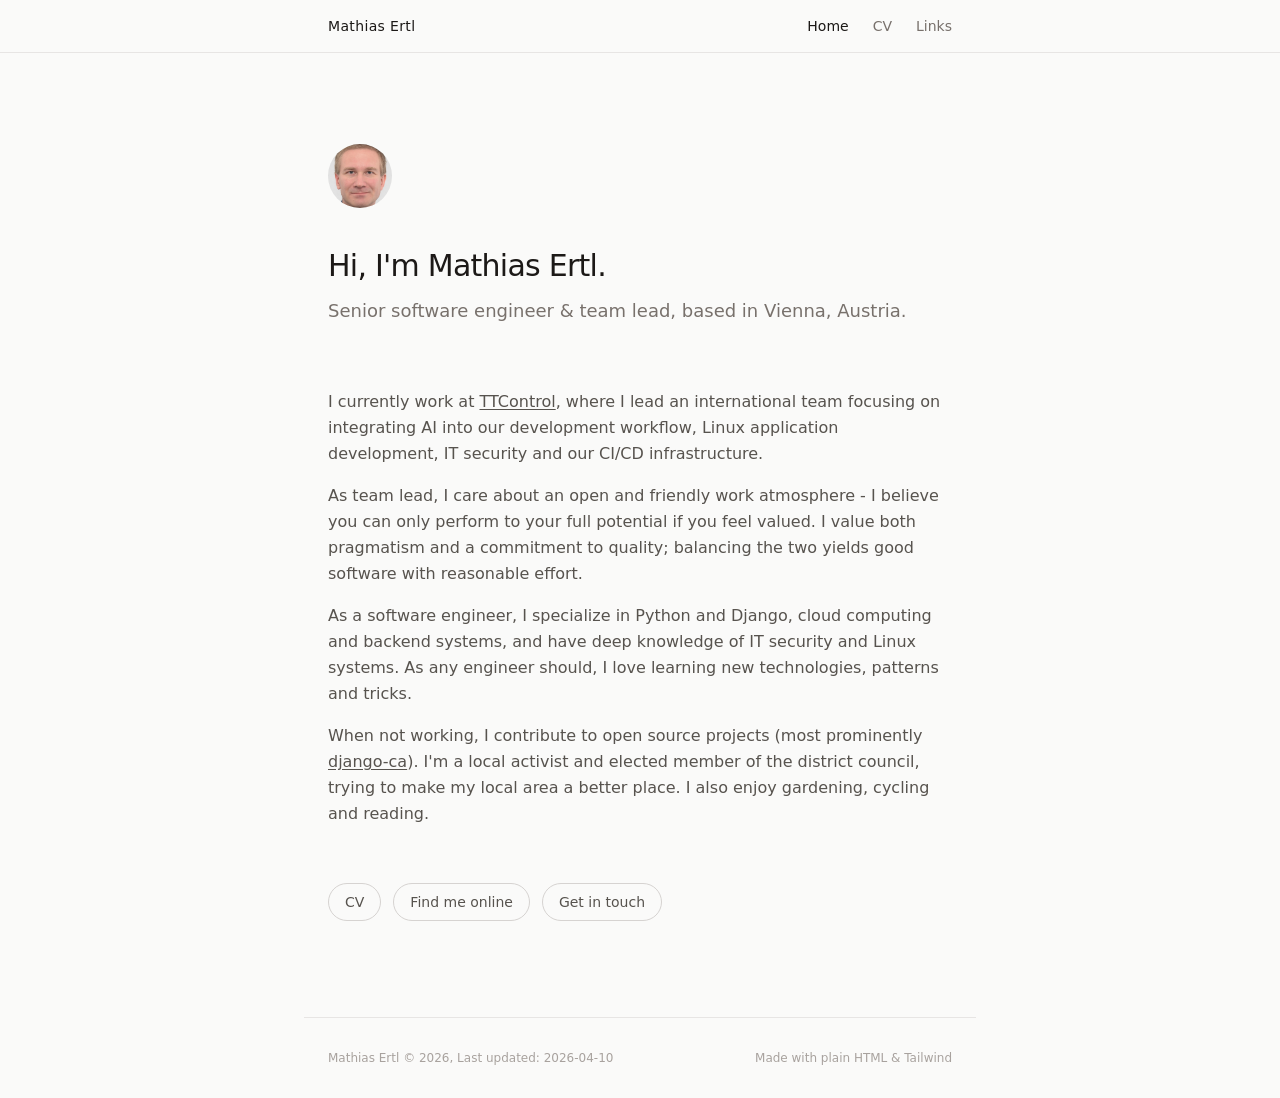
<file: index.html>
<!DOCTYPE html>
<html lang="en">
<head>
  <meta charset="UTF-8" />
  <meta name="viewport" content="width=device-width, initial-scale=1.0" />
  <title>Mathias Ertl</title>
  <link href="assets/inter.css" rel="stylesheet" />
  <script>
    tailwind.config = {
      theme: {
        extend: {
          fontFamily: {
            sans: ['Inter', 'ui-sans-serif', 'system-ui'],
          }
        }
      }
    }
  </script>
  <script src="assets/tailwind.js"></script>
</head>
<body class="bg-stone-50 text-stone-800 min-h-screen font-sans antialiased">

  <!-- Navigation -->
  <nav class="fixed top-0 w-full bg-stone-50/90 backdrop-blur-sm border-b border-stone-200 z-10">
    <div class="max-w-2xl mx-auto px-6 py-4 flex justify-between items-center">
      <a href="index.html" class="text-sm font-medium tracking-wide text-stone-900 hover:text-stone-600 transition-colors">
        Mathias Ertl
      </a>
      <div class="flex gap-6 text-sm text-stone-500">
        
        
          <a href="index.html"
             class="hover:text-stone-900 transition-colors font-medium text-stone-900">
            Home
          </a>
        
          <a href="cv.html"
             class="hover:text-stone-900 transition-colors">
            CV
          </a>
        
          <a href="links.html"
             class="hover:text-stone-900 transition-colors">
            Links
          </a>
        
      </div>
    </div>
  </nav>

  
<main class="max-w-2xl mx-auto px-6 pt-36 pb-24">

  <div class="mb-16">
    <!-- Avatar: replace the placeholder div with an <img> tag when you have a photo -->
    <div class="w-16 h-16 rounded-full mb-10 overflow-hidden">
      <img src="static/avatar.jpg" class="w-full h-full object-cover" alt="Mathias Ertl" />
    </div>

    <h1 class="text-3xl font-light text-stone-900 mb-3 tracking-tight">
      Hi, I'm <span class="font-medium">Mathias Ertl</span>.
    </h1>
    <p class="text-lg text-stone-500 font-light leading-relaxed">
      Senior software engineer &amp; team lead, based in Vienna, Austria.
    </p>
  </div>

  <!-- Intro paragraphs — edit freely -->
  <section class="mb-14 space-y-4 text-stone-600 leading-relaxed font-light">
    <p>
      I currently work at <a href="https://www.ttcontrol.com/" class="underline underline-offset-2 hover:text-stone-900 transition-colors">TTControl</a>,
      where I lead an international team focusing on integrating AI into our
      development workflow, Linux application development, IT security and
      our CI/CD infrastructure.
    </p>
    <p>
      As team lead, I care about an open and friendly work atmosphere - I believe
      you can only perform to your full potential if you feel valued.  I value
      both pragmatism and a commitment to quality; balancing the two yields
      good software with reasonable effort.
    </p>
    <p>
      As a software engineer, I specialize in Python and Django, cloud
      computing and backend systems, and have deep knowledge of IT security and
      Linux systems. As any engineer should, I love learning new technologies,
      patterns and tricks.
    </p>
    <p>
      When not working, I contribute to open source projects (most prominently
      <a href="https://github.com/mathiasertl/django-ca/" class="underline
      underline-offset-2 hover:text-stone-900
      transition-colors">django-ca</a>).  I'm a local activist and elected
      member of the district council, trying
      to make my local area a better place. I also enjoy gardening, cycling
      and reading.
    </p>
  </section>

  <!-- Quick-link pills -->
  <section class="flex flex-wrap gap-3">
    <a href="cv.html"
       class="px-4 py-2 text-sm border border-stone-300 rounded-full text-stone-600 hover:border-stone-600 hover:text-stone-900 transition-colors">
      CV
    </a>
    <a href="links.html"
       class="px-4 py-2 text-sm border border-stone-300 rounded-full text-stone-600 hover:border-stone-600 hover:text-stone-900 transition-colors">
      Find me online
    </a>
    <a href="mailto:mati@er.tl"
       class="px-4 py-2 text-sm border border-stone-300 rounded-full text-stone-600 hover:border-stone-600 hover:text-stone-900 transition-colors">
      Get in touch
    </a>
  </section>

</main>


  <!-- Footer -->
  <footer class="max-w-2xl mx-auto px-6 py-8 border-t border-stone-200 text-xs text-stone-400 flex justify-between">
    <span>Mathias Ertl &copy; 2026, Last updated: 2026-04-10</span>
    <span>Made with plain HTML &amp; Tailwind</span>
  </footer>

</body>
</html>
</file>
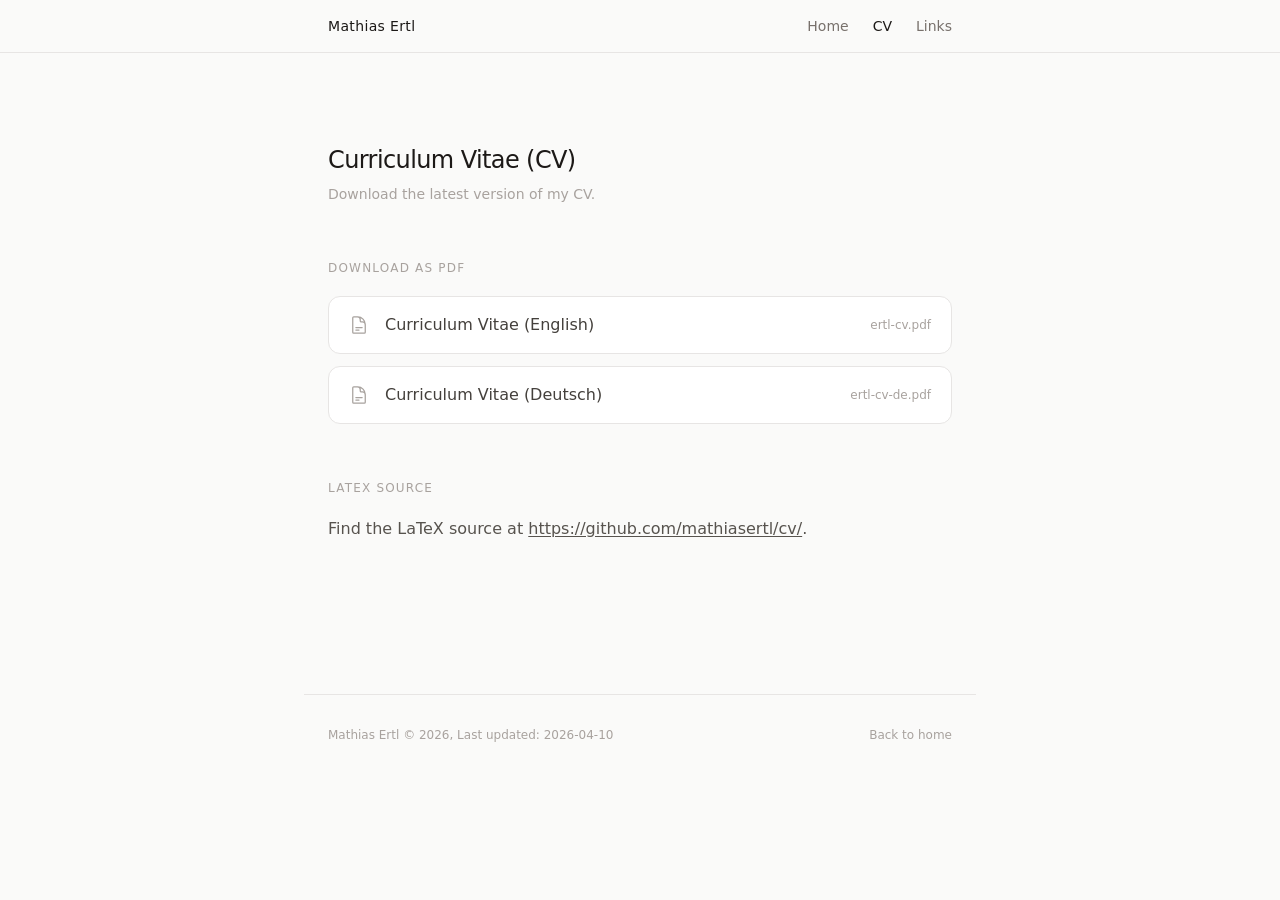
<file: cv.html>
<!DOCTYPE html>
<html lang="en">
<head>
  <meta charset="UTF-8" />
  <meta name="viewport" content="width=device-width, initial-scale=1.0" />
  <title>Curriculum Vitae — Mathias Ertl</title>
  <link href="assets/inter.css" rel="stylesheet" />
  <script>
    tailwind.config = {
      theme: {
        extend: {
          fontFamily: {
            sans: ['Inter', 'ui-sans-serif', 'system-ui'],
          }
        }
      }
    }
  </script>
  <script src="assets/tailwind.js"></script>
</head>
<body class="bg-stone-50 text-stone-800 min-h-screen font-sans antialiased">

  <!-- Navigation -->
  <nav class="fixed top-0 w-full bg-stone-50/90 backdrop-blur-sm border-b border-stone-200 z-10">
    <div class="max-w-2xl mx-auto px-6 py-4 flex justify-between items-center">
      <a href="index.html" class="text-sm font-medium tracking-wide text-stone-900 hover:text-stone-600 transition-colors">
        Mathias Ertl
      </a>
      <div class="flex gap-6 text-sm text-stone-500">
        
        
          <a href="index.html"
             class="hover:text-stone-900 transition-colors">
            Home
          </a>
        
          <a href="cv.html"
             class="hover:text-stone-900 transition-colors font-medium text-stone-900">
            CV
          </a>
        
          <a href="links.html"
             class="hover:text-stone-900 transition-colors">
            Links
          </a>
        
      </div>
    </div>
  </nav>

  
<main class="max-w-2xl mx-auto px-6 pt-36 pb-24">

  <h1 class="text-2xl font-light text-stone-900 mb-2 tracking-tight">Curriculum Vitae (CV)</h1>
  <p class="text-stone-400 text-sm mb-14 font-light">Download the latest version of my CV.</p>

  <!-- PDF download -->
  <section class="mb-14">
    <h2 class="text-xs font-medium uppercase tracking-widest text-stone-400 mb-5">Download as PDF</h2>
    <ul class="space-y-3">
      
      <li>
        <a href="/static/ertl-cv.pdf" target="_blank" rel="noopener"
           class="flex items-center justify-between px-5 py-4 bg-white border border-stone-200 rounded-xl hover:border-stone-400 hover:shadow-sm transition-all group">
          <div class="flex items-center gap-4">
            
  
    <svg class="w-5 h-5 text-stone-400 group-hover:text-stone-700 transition-colors" fill="none" stroke="currentColor" stroke-width="1.5" viewBox="0 0 24 24">
      <path stroke-linecap="round" stroke-linejoin="round" d="M19.5 14.25v-2.625a3.375 3.375 0 0 0-3.375-3.375h-1.5A1.125 1.125 0 0 1 13.5 7.125v-1.5a3.375 3.375 0 0 0-3.375-3.375H8.25m0 12.75h7.5m-7.5 3H12M10.5 2.25H5.625c-.621 0-1.125.504-1.125 1.125v17.25c0 .621.504 1.125 1.125 1.125h12.75c.621 0 1.125-.504 1.125-1.125V11.25a9 9 0 0 0-9-9Z"/>
    </svg>
  

            <span class="text-stone-700 font-light group-hover:text-stone-900 transition-colors">Curriculum Vitae (English)</span>
          </div>
          <span class="text-xs text-stone-400 group-hover:text-stone-600 transition-colors">ertl-cv.pdf</span>
        </a>
      </li>
      
      <li>
        <a href="/static/ertl-cv-de.pdf" target="_blank" rel="noopener"
           class="flex items-center justify-between px-5 py-4 bg-white border border-stone-200 rounded-xl hover:border-stone-400 hover:shadow-sm transition-all group">
          <div class="flex items-center gap-4">
            
  
    <svg class="w-5 h-5 text-stone-400 group-hover:text-stone-700 transition-colors" fill="none" stroke="currentColor" stroke-width="1.5" viewBox="0 0 24 24">
      <path stroke-linecap="round" stroke-linejoin="round" d="M19.5 14.25v-2.625a3.375 3.375 0 0 0-3.375-3.375h-1.5A1.125 1.125 0 0 1 13.5 7.125v-1.5a3.375 3.375 0 0 0-3.375-3.375H8.25m0 12.75h7.5m-7.5 3H12M10.5 2.25H5.625c-.621 0-1.125.504-1.125 1.125v17.25c0 .621.504 1.125 1.125 1.125h12.75c.621 0 1.125-.504 1.125-1.125V11.25a9 9 0 0 0-9-9Z"/>
    </svg>
  

            <span class="text-stone-700 font-light group-hover:text-stone-900 transition-colors">Curriculum Vitae (Deutsch)</span>
          </div>
          <span class="text-xs text-stone-400 group-hover:text-stone-600 transition-colors">ertl-cv-de.pdf</span>
        </a>
      </li>
      
    </ul>
  </section>

  <!-- source -->
  <section class="mb-14">
    <h2 class="text-xs font-medium uppercase tracking-widest text-stone-400 mb-5">LaTeX source</h2>
    <div class="space-y-4 text-stone-600 leading-relaxed font-light">
      <p>
         Find the LaTeX source at
         <a href="https://github.com/mathiasertl/cv/"  class="underline underline-offset-2 hover:text-stone-900 transition-colors">https://github.com/mathiasertl/cv/</a>.
      </p>
    </div>
  </section>

</main>


  <!-- Footer -->
  <footer class="max-w-2xl mx-auto px-6 py-8 border-t border-stone-200 text-xs text-stone-400 flex justify-between">
    <span>Mathias Ertl &copy; 2026, Last updated: 2026-04-10</span>
    
  <a href="index.html" class="hover:text-stone-600 transition-colors">Back to home</a>

  </footer>

</body>
</html>
</file>
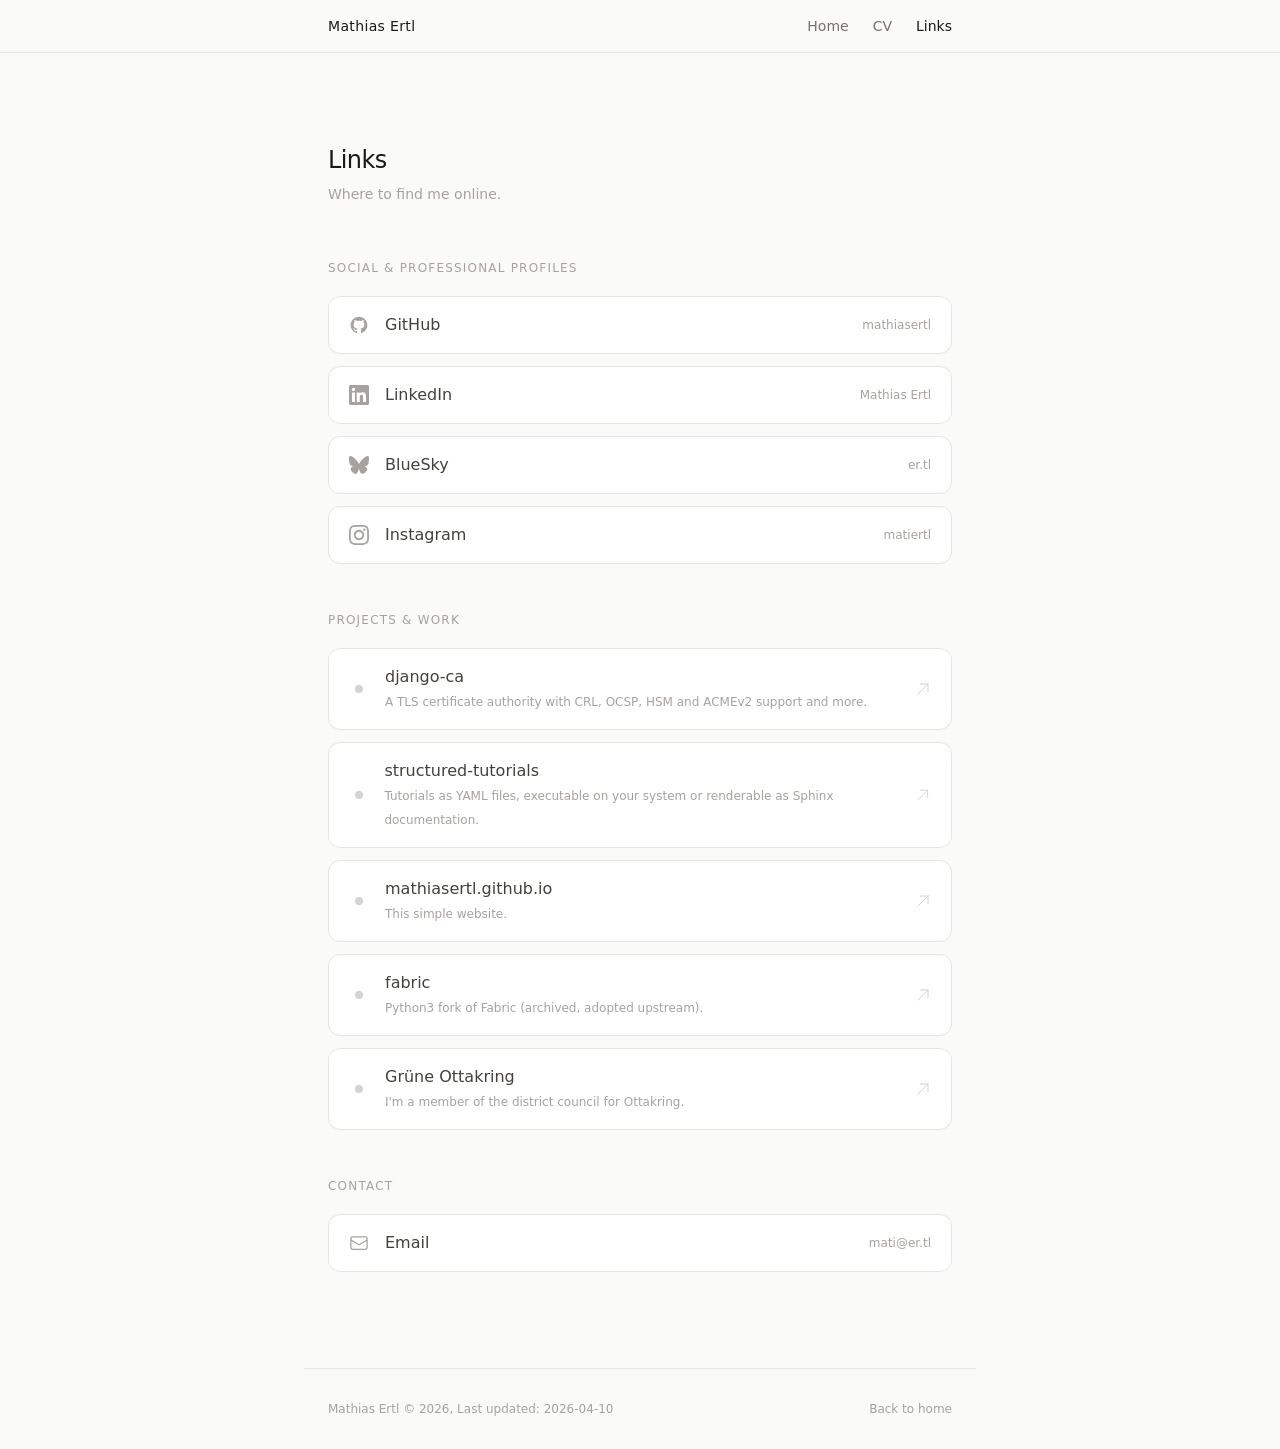
<file: links.html>
<!DOCTYPE html>
<html lang="en">
<head>
  <meta charset="UTF-8" />
  <meta name="viewport" content="width=device-width, initial-scale=1.0" />
  <title>Links — Mathias Ertl</title>
  <link href="assets/inter.css" rel="stylesheet" />
  <script>
    tailwind.config = {
      theme: {
        extend: {
          fontFamily: {
            sans: ['Inter', 'ui-sans-serif', 'system-ui'],
          }
        }
      }
    }
  </script>
  <script src="assets/tailwind.js"></script>
</head>
<body class="bg-stone-50 text-stone-800 min-h-screen font-sans antialiased">

  <!-- Navigation -->
  <nav class="fixed top-0 w-full bg-stone-50/90 backdrop-blur-sm border-b border-stone-200 z-10">
    <div class="max-w-2xl mx-auto px-6 py-4 flex justify-between items-center">
      <a href="index.html" class="text-sm font-medium tracking-wide text-stone-900 hover:text-stone-600 transition-colors">
        Mathias Ertl
      </a>
      <div class="flex gap-6 text-sm text-stone-500">
        
        
          <a href="index.html"
             class="hover:text-stone-900 transition-colors">
            Home
          </a>
        
          <a href="cv.html"
             class="hover:text-stone-900 transition-colors">
            CV
          </a>
        
          <a href="links.html"
             class="hover:text-stone-900 transition-colors font-medium text-stone-900">
            Links
          </a>
        
      </div>
    </div>
  </nav>

  
<main class="max-w-2xl mx-auto px-6 pt-36 pb-24">

  <h1 class="text-2xl font-light text-stone-900 mb-2 tracking-tight">Links</h1>
  <p class="text-stone-400 text-sm mb-14 font-light">Where to find me online.</p>

  <!-- Social & Professional -->
  <section class="mb-12">
    <h2 class="text-xs font-medium uppercase tracking-widest text-stone-400 mb-5">Social &amp; Professional Profiles</h2>
    <ul class="space-y-3">
      
      <li>
        <a href="https://github.com/mathiasertl" target="_blank" rel="noopener"
           class="flex items-center justify-between px-5 py-4 bg-white border border-stone-200 rounded-xl hover:border-stone-400 hover:shadow-sm transition-all group">
          <div class="flex items-center gap-4">
            
  
    <svg class="w-5 h-5 text-stone-400 group-hover:text-stone-700 transition-colors" fill="currentColor" viewBox="0 0 24 24">
      <path d="M12 2C6.477 2 2 6.477 2 12c0 4.418 2.865 8.166 6.839 9.489.5.092.682-.217.682-.482 0-.237-.009-.868-.014-1.703-2.782.604-3.369-1.342-3.369-1.342-.454-1.154-1.11-1.462-1.11-1.462-.908-.62.069-.608.069-.608 1.003.07 1.531 1.03 1.531 1.03.892 1.529 2.341 1.087 2.91.832.092-.647.35-1.088.636-1.338-2.22-.253-4.555-1.11-4.555-4.943 0-1.091.39-1.984 1.029-2.683-.103-.253-.446-1.27.098-2.647 0 0 .84-.269 2.75 1.025A9.578 9.578 0 0 1 12 6.836a9.59 9.59 0 0 1 2.504.337c1.909-1.294 2.747-1.025 2.747-1.025.546 1.377.202 2.394.1 2.647.64.699 1.028 1.592 1.028 2.683 0 3.842-2.339 4.687-4.566 4.935.359.309.678.919.678 1.852 0 1.336-.012 2.415-.012 2.743 0 .267.18.579.688.481C19.138 20.163 22 16.418 22 12c0-5.523-4.477-10-10-10z"/>
    </svg>
  

            <span class="text-stone-700 font-light group-hover:text-stone-900 transition-colors">GitHub</span>
          </div>
          <span class="text-xs text-stone-400 group-hover:text-stone-600 transition-colors">mathiasertl</span>
        </a>
      </li>
      
      <li>
        <a href="https://www.linkedin.com/in/mathias-ertl-a76a9145/" target="_blank" rel="noopener"
           class="flex items-center justify-between px-5 py-4 bg-white border border-stone-200 rounded-xl hover:border-stone-400 hover:shadow-sm transition-all group">
          <div class="flex items-center gap-4">
            
  
    <svg class="w-5 h-5 text-stone-400 group-hover:text-stone-700 transition-colors" fill="currentColor" viewBox="0 0 24 24">
      <path d="M20.447 20.452h-3.554v-5.569c0-1.328-.027-3.037-1.852-3.037-1.853 0-2.136 1.445-2.136 2.939v5.667H9.351V9h3.414v1.561h.046c.477-.9 1.637-1.85 3.37-1.85 3.601 0 4.267 2.37 4.267 5.455v6.286zM5.337 7.433a2.062 2.062 0 0 1-2.063-2.065 2.064 2.064 0 1 1 2.063 2.065zm1.782 13.019H3.555V9h3.564v11.452zM22.225 0H1.771C.792 0 0 .774 0 1.729v20.542C0 23.227.792 24 1.771 24h20.451C23.2 24 24 23.227 24 22.271V1.729C24 .774 23.2 0 22.222 0h.003z"/>
    </svg>
  

            <span class="text-stone-700 font-light group-hover:text-stone-900 transition-colors">LinkedIn</span>
          </div>
          <span class="text-xs text-stone-400 group-hover:text-stone-600 transition-colors">Mathias Ertl</span>
        </a>
      </li>
      
      <li>
        <a href="https://bsky.app/profile/er.tl" target="_blank" rel="noopener"
           class="flex items-center justify-between px-5 py-4 bg-white border border-stone-200 rounded-xl hover:border-stone-400 hover:shadow-sm transition-all group">
          <div class="flex items-center gap-4">
            
  
    <svg class="w-5 h-5 text-stone-400 group-hover:text-stone-700 transition-colors" fill="currentColor" viewBox="0 0 24 24">
      <path d="M12 10.8c-1.087-2.114-4.046-6.053-6.798-7.995C2.566.944 1.561 1.266.902 1.565.139 1.908 0 3.08 0 3.768c0 .69.378 5.65.624 6.479.815 2.736 3.713 3.66 6.383 3.364.136-.02.275-.039.415-.056-.138.022-.276.04-.415.056-3.912.58-7.387 2.005-2.83 7.078 5.013 5.19 6.87-1.113 7.823-4.308.953 3.195 2.05 9.271 7.733 4.308 4.267-4.308 1.172-6.498-2.74-7.078a8.741 8.741 0 0 1-.415-.056c.14.017.279.036.415.056 2.67.297 5.568-.628 6.383-3.364.246-.828.624-5.79.624-6.478 0-.69-.139-1.861-.902-2.206-.659-.298-1.664-.62-4.3 1.24C16.046 4.748 13.087 8.687 12 10.8Z"/>
    </svg>
  

            <span class="text-stone-700 font-light group-hover:text-stone-900 transition-colors">BlueSky</span>
          </div>
          <span class="text-xs text-stone-400 group-hover:text-stone-600 transition-colors">er.tl</span>
        </a>
      </li>
      
      <li>
        <a href="https://www.instagram.com/matiertl/" target="_blank" rel="noopener"
           class="flex items-center justify-between px-5 py-4 bg-white border border-stone-200 rounded-xl hover:border-stone-400 hover:shadow-sm transition-all group">
          <div class="flex items-center gap-4">
            
  
    <svg class="w-5 h-5 text-stone-400 group-hover:text-stone-700 transition-colors" fill="currentColor" viewBox="0 0 24 24">
      <path d="M12 2.163c3.204 0 3.584.012 4.85.07 3.252.148 4.771 1.691 4.919 4.919.058 1.265.069 1.645.069 4.849 0 3.205-.012 3.584-.069 4.849-.149 3.225-1.664 4.771-4.919 4.919-1.266.058-1.644.07-4.85.07-3.204 0-3.584-.012-4.849-.07-3.26-.149-4.771-1.699-4.919-4.92-.058-1.265-.07-1.644-.07-4.849 0-3.204.013-3.583.07-4.849.149-3.227 1.664-4.771 4.919-4.919 1.266-.057 1.645-.069 4.849-.069zm0-2.163c-3.259 0-3.667.014-4.947.072-4.358.2-6.78 2.618-6.98 6.98-.059 1.281-.073 1.689-.073 4.948 0 3.259.014 3.668.072 4.948.2 4.358 2.618 6.78 6.98 6.98 1.281.058 1.689.072 4.948.072 3.259 0 3.668-.014 4.948-.072 4.354-.2 6.782-2.618 6.979-6.98.059-1.28.073-1.689.073-4.948 0-3.259-.014-3.667-.072-4.947-.196-4.354-2.617-6.78-6.979-6.98-1.281-.059-1.69-.073-4.949-.073zm0 5.838c-3.403 0-6.162 2.759-6.162 6.162s2.759 6.163 6.162 6.163 6.162-2.759 6.162-6.163c0-3.403-2.759-6.162-6.162-6.162zm0 10.162c-2.209 0-4-1.79-4-4 0-2.209 1.791-4 4-4s4 1.791 4 4c0 2.21-1.791 4-4 4zm6.406-11.845c-.796 0-1.441.645-1.441 1.44s.645 1.44 1.441 1.44c.795 0 1.439-.645 1.439-1.44s-.644-1.44-1.439-1.44z"/>
    </svg>
  

            <span class="text-stone-700 font-light group-hover:text-stone-900 transition-colors">Instagram</span>
          </div>
          <span class="text-xs text-stone-400 group-hover:text-stone-600 transition-colors">matiertl</span>
        </a>
      </li>
      
    </ul>
  </section>

  <!-- Projects -->
  
  <section class="mb-12">
    <h2 class="text-xs font-medium uppercase tracking-widest text-stone-400 mb-5">Projects &amp; Work</h2>
    <ul class="space-y-3">
      
      <li>
        <a href="https://github.com/mathiasertl/django-ca/" target="_blank" rel="noopener"
           class="flex items-center justify-between px-5 py-4 bg-white border border-stone-200 rounded-xl hover:border-stone-400 hover:shadow-sm transition-all group">
          <div class="flex items-center gap-4">
            <div class="w-5 h-5 flex items-center justify-center">
              <span class="block w-2 h-2 rounded-full bg-stone-300 group-hover:bg-stone-600 transition-colors"></span>
            </div>
            <div>
              <span class="text-stone-700 font-light group-hover:text-stone-900 transition-colors block">django-ca</span>
              <span class="text-xs text-stone-400">A TLS certificate authority with CRL, OCSP, HSM and ACMEv2 support and more.</span>
            </div>
          </div>
          <svg class="w-4 h-4 text-stone-300 group-hover:text-stone-500 transition-colors" fill="none" stroke="currentColor" stroke-width="1.5" viewBox="0 0 24 24">
            <path stroke-linecap="round" stroke-linejoin="round" d="M4.5 19.5l15-15m0 0H8.25m11.25 0v11.25"/>
          </svg>
        </a>
      </li>
      
      <li>
        <a href="https://github.com/mathiasertl/structured-tutorials/" target="_blank" rel="noopener"
           class="flex items-center justify-between px-5 py-4 bg-white border border-stone-200 rounded-xl hover:border-stone-400 hover:shadow-sm transition-all group">
          <div class="flex items-center gap-4">
            <div class="w-5 h-5 flex items-center justify-center">
              <span class="block w-2 h-2 rounded-full bg-stone-300 group-hover:bg-stone-600 transition-colors"></span>
            </div>
            <div>
              <span class="text-stone-700 font-light group-hover:text-stone-900 transition-colors block">structured-tutorials</span>
              <span class="text-xs text-stone-400">Tutorials as YAML files, executable on your system or renderable as Sphinx documentation.</span>
            </div>
          </div>
          <svg class="w-4 h-4 text-stone-300 group-hover:text-stone-500 transition-colors" fill="none" stroke="currentColor" stroke-width="1.5" viewBox="0 0 24 24">
            <path stroke-linecap="round" stroke-linejoin="round" d="M4.5 19.5l15-15m0 0H8.25m11.25 0v11.25"/>
          </svg>
        </a>
      </li>
      
      <li>
        <a href="https://github.com/mathiasertl/mathiasertl.github.io/" target="_blank" rel="noopener"
           class="flex items-center justify-between px-5 py-4 bg-white border border-stone-200 rounded-xl hover:border-stone-400 hover:shadow-sm transition-all group">
          <div class="flex items-center gap-4">
            <div class="w-5 h-5 flex items-center justify-center">
              <span class="block w-2 h-2 rounded-full bg-stone-300 group-hover:bg-stone-600 transition-colors"></span>
            </div>
            <div>
              <span class="text-stone-700 font-light group-hover:text-stone-900 transition-colors block">mathiasertl.github.io</span>
              <span class="text-xs text-stone-400">This simple website.</span>
            </div>
          </div>
          <svg class="w-4 h-4 text-stone-300 group-hover:text-stone-500 transition-colors" fill="none" stroke="currentColor" stroke-width="1.5" viewBox="0 0 24 24">
            <path stroke-linecap="round" stroke-linejoin="round" d="M4.5 19.5l15-15m0 0H8.25m11.25 0v11.25"/>
          </svg>
        </a>
      </li>
      
      <li>
        <a href="https://github.com/mathiasertl/fabric/" target="_blank" rel="noopener"
           class="flex items-center justify-between px-5 py-4 bg-white border border-stone-200 rounded-xl hover:border-stone-400 hover:shadow-sm transition-all group">
          <div class="flex items-center gap-4">
            <div class="w-5 h-5 flex items-center justify-center">
              <span class="block w-2 h-2 rounded-full bg-stone-300 group-hover:bg-stone-600 transition-colors"></span>
            </div>
            <div>
              <span class="text-stone-700 font-light group-hover:text-stone-900 transition-colors block">fabric</span>
              <span class="text-xs text-stone-400">Python3 fork of Fabric (archived, adopted upstream).</span>
            </div>
          </div>
          <svg class="w-4 h-4 text-stone-300 group-hover:text-stone-500 transition-colors" fill="none" stroke="currentColor" stroke-width="1.5" viewBox="0 0 24 24">
            <path stroke-linecap="round" stroke-linejoin="round" d="M4.5 19.5l15-15m0 0H8.25m11.25 0v11.25"/>
          </svg>
        </a>
      </li>
      
      <li>
        <a href="https://ottakring.gruene.at/" target="_blank" rel="noopener"
           class="flex items-center justify-between px-5 py-4 bg-white border border-stone-200 rounded-xl hover:border-stone-400 hover:shadow-sm transition-all group">
          <div class="flex items-center gap-4">
            <div class="w-5 h-5 flex items-center justify-center">
              <span class="block w-2 h-2 rounded-full bg-stone-300 group-hover:bg-stone-600 transition-colors"></span>
            </div>
            <div>
              <span class="text-stone-700 font-light group-hover:text-stone-900 transition-colors block">Grüne Ottakring</span>
              <span class="text-xs text-stone-400">I'm a member of the district council for Ottakring.</span>
            </div>
          </div>
          <svg class="w-4 h-4 text-stone-300 group-hover:text-stone-500 transition-colors" fill="none" stroke="currentColor" stroke-width="1.5" viewBox="0 0 24 24">
            <path stroke-linecap="round" stroke-linejoin="round" d="M4.5 19.5l15-15m0 0H8.25m11.25 0v11.25"/>
          </svg>
        </a>
      </li>
      
    </ul>
  </section>
  

  <!-- Contact -->
  <section>
    <h2 class="text-xs font-medium uppercase tracking-widest text-stone-400 mb-5">Contact</h2>
    <ul class="space-y-3">
      <li>
        <a href="mailto:mati@er.tl"
           class="flex items-center justify-between px-5 py-4 bg-white border border-stone-200 rounded-xl hover:border-stone-400 hover:shadow-sm transition-all group">
          <div class="flex items-center gap-4">
            <svg class="w-5 h-5 text-stone-400 group-hover:text-stone-700 transition-colors" fill="none" stroke="currentColor" stroke-width="1.5" viewBox="0 0 24 24">
              <path stroke-linecap="round" stroke-linejoin="round" d="M21.75 6.75v10.5a2.25 2.25 0 0 1-2.25 2.25h-15a2.25 2.25 0 0 1-2.25-2.25V6.75m19.5 0A2.25 2.25 0 0 0 19.5 4.5h-15a2.25 2.25 0 0 0-2.25 2.25m19.5 0v.243a2.25 2.25 0 0 1-1.07 1.916l-7.5 4.615a2.25 2.25 0 0 1-2.36 0L3.32 8.91a2.25 2.25 0 0 1-1.07-1.916V6.75"/>
            </svg>
            <span class="text-stone-700 font-light group-hover:text-stone-900 transition-colors">Email</span>
          </div>
          <span class="text-xs text-stone-400 group-hover:text-stone-600 transition-colors">mati@er.tl</span>
        </a>
      </li>
    </ul>
  </section>

</main>


  <!-- Footer -->
  <footer class="max-w-2xl mx-auto px-6 py-8 border-t border-stone-200 text-xs text-stone-400 flex justify-between">
    <span>Mathias Ertl &copy; 2026, Last updated: 2026-04-10</span>
    
  <a href="index.html" class="hover:text-stone-600 transition-colors">Back to home</a>

  </footer>

</body>
</html>
</file>
<file: assets/inter.css>
/* cyrillic-ext */
@font-face {
  font-family: 'Inter';
  font-style: normal;
  font-weight: 300;
  font-display: swap;
  src: url(fonts/UcC73FwrK3iLTeHuS_nVMrMxCp50SjIa2JL7SUc.woff2) format('woff2');
  unicode-range: U+0460-052F, U+1C80-1C8A, U+20B4, U+2DE0-2DFF, U+A640-A69F, U+FE2E-FE2F;
}
/* cyrillic */
@font-face {
  font-family: 'Inter';
  font-style: normal;
  font-weight: 300;
  font-display: swap;
  src: url(fonts/UcC73FwrK3iLTeHuS_nVMrMxCp50SjIa0ZL7SUc.woff2) format('woff2');
  unicode-range: U+0301, U+0400-045F, U+0490-0491, U+04B0-04B1, U+2116;
}
/* greek-ext */
@font-face {
  font-family: 'Inter';
  font-style: normal;
  font-weight: 300;
  font-display: swap;
  src: url(fonts/UcC73FwrK3iLTeHuS_nVMrMxCp50SjIa2ZL7SUc.woff2) format('woff2');
  unicode-range: U+1F00-1FFF;
}
/* greek */
@font-face {
  font-family: 'Inter';
  font-style: normal;
  font-weight: 300;
  font-display: swap;
  src: url(fonts/UcC73FwrK3iLTeHuS_nVMrMxCp50SjIa1pL7SUc.woff2) format('woff2');
  unicode-range: U+0370-0377, U+037A-037F, U+0384-038A, U+038C, U+038E-03A1, U+03A3-03FF;
}
/* vietnamese */
@font-face {
  font-family: 'Inter';
  font-style: normal;
  font-weight: 300;
  font-display: swap;
  src: url(fonts/UcC73FwrK3iLTeHuS_nVMrMxCp50SjIa2pL7SUc.woff2) format('woff2');
  unicode-range: U+0102-0103, U+0110-0111, U+0128-0129, U+0168-0169, U+01A0-01A1, U+01AF-01B0, U+0300-0301, U+0303-0304, U+0308-0309, U+0323, U+0329, U+1EA0-1EF9, U+20AB;
}
/* latin-ext */
@font-face {
  font-family: 'Inter';
  font-style: normal;
  font-weight: 300;
  font-display: swap;
  src: url(fonts/UcC73FwrK3iLTeHuS_nVMrMxCp50SjIa25L7SUc.woff2) format('woff2');
  unicode-range: U+0100-02BA, U+02BD-02C5, U+02C7-02CC, U+02CE-02D7, U+02DD-02FF, U+0304, U+0308, U+0329, U+1D00-1DBF, U+1E00-1E9F, U+1EF2-1EFF, U+2020, U+20A0-20AB, U+20AD-20C0, U+2113, U+2C60-2C7F, U+A720-A7FF;
}
/* latin */
@font-face {
  font-family: 'Inter';
  font-style: normal;
  font-weight: 300;
  font-display: swap;
  src: url(fonts/UcC73FwrK3iLTeHuS_nVMrMxCp50SjIa1ZL7.woff2) format('woff2');
  unicode-range: U+0000-00FF, U+0131, U+0152-0153, U+02BB-02BC, U+02C6, U+02DA, U+02DC, U+0304, U+0308, U+0329, U+2000-206F, U+20AC, U+2122, U+2191, U+2193, U+2212, U+2215, U+FEFF, U+FFFD;
}
/* cyrillic-ext */
@font-face {
  font-family: 'Inter';
  font-style: normal;
  font-weight: 400;
  font-display: swap;
  src: url(fonts/UcC73FwrK3iLTeHuS_nVMrMxCp50SjIa2JL7SUc.woff2) format('woff2');
  unicode-range: U+0460-052F, U+1C80-1C8A, U+20B4, U+2DE0-2DFF, U+A640-A69F, U+FE2E-FE2F;
}
/* cyrillic */
@font-face {
  font-family: 'Inter';
  font-style: normal;
  font-weight: 400;
  font-display: swap;
  src: url(fonts/UcC73FwrK3iLTeHuS_nVMrMxCp50SjIa0ZL7SUc.woff2) format('woff2');
  unicode-range: U+0301, U+0400-045F, U+0490-0491, U+04B0-04B1, U+2116;
}
/* greek-ext */
@font-face {
  font-family: 'Inter';
  font-style: normal;
  font-weight: 400;
  font-display: swap;
  src: url(fonts/UcC73FwrK3iLTeHuS_nVMrMxCp50SjIa2ZL7SUc.woff2) format('woff2');
  unicode-range: U+1F00-1FFF;
}
/* greek */
@font-face {
  font-family: 'Inter';
  font-style: normal;
  font-weight: 400;
  font-display: swap;
  src: url(fonts/UcC73FwrK3iLTeHuS_nVMrMxCp50SjIa1pL7SUc.woff2) format('woff2');
  unicode-range: U+0370-0377, U+037A-037F, U+0384-038A, U+038C, U+038E-03A1, U+03A3-03FF;
}
/* vietnamese */
@font-face {
  font-family: 'Inter';
  font-style: normal;
  font-weight: 400;
  font-display: swap;
  src: url(fonts/UcC73FwrK3iLTeHuS_nVMrMxCp50SjIa2pL7SUc.woff2) format('woff2');
  unicode-range: U+0102-0103, U+0110-0111, U+0128-0129, U+0168-0169, U+01A0-01A1, U+01AF-01B0, U+0300-0301, U+0303-0304, U+0308-0309, U+0323, U+0329, U+1EA0-1EF9, U+20AB;
}
/* latin-ext */
@font-face {
  font-family: 'Inter';
  font-style: normal;
  font-weight: 400;
  font-display: swap;
  src: url(fonts/UcC73FwrK3iLTeHuS_nVMrMxCp50SjIa25L7SUc.woff2) format('woff2');
  unicode-range: U+0100-02BA, U+02BD-02C5, U+02C7-02CC, U+02CE-02D7, U+02DD-02FF, U+0304, U+0308, U+0329, U+1D00-1DBF, U+1E00-1E9F, U+1EF2-1EFF, U+2020, U+20A0-20AB, U+20AD-20C0, U+2113, U+2C60-2C7F, U+A720-A7FF;
}
/* latin */
@font-face {
  font-family: 'Inter';
  font-style: normal;
  font-weight: 400;
  font-display: swap;
  src: url(fonts/UcC73FwrK3iLTeHuS_nVMrMxCp50SjIa1ZL7.woff2) format('woff2');
  unicode-range: U+0000-00FF, U+0131, U+0152-0153, U+02BB-02BC, U+02C6, U+02DA, U+02DC, U+0304, U+0308, U+0329, U+2000-206F, U+20AC, U+2122, U+2191, U+2193, U+2212, U+2215, U+FEFF, U+FFFD;
}
/* cyrillic-ext */
@font-face {
  font-family: 'Inter';
  font-style: normal;
  font-weight: 500;
  font-display: swap;
  src: url(fonts/UcC73FwrK3iLTeHuS_nVMrMxCp50SjIa2JL7SUc.woff2) format('woff2');
  unicode-range: U+0460-052F, U+1C80-1C8A, U+20B4, U+2DE0-2DFF, U+A640-A69F, U+FE2E-FE2F;
}
/* cyrillic */
@font-face {
  font-family: 'Inter';
  font-style: normal;
  font-weight: 500;
  font-display: swap;
  src: url(fonts/UcC73FwrK3iLTeHuS_nVMrMxCp50SjIa0ZL7SUc.woff2) format('woff2');
  unicode-range: U+0301, U+0400-045F, U+0490-0491, U+04B0-04B1, U+2116;
}
/* greek-ext */
@font-face {
  font-family: 'Inter';
  font-style: normal;
  font-weight: 500;
  font-display: swap;
  src: url(fonts/UcC73FwrK3iLTeHuS_nVMrMxCp50SjIa2ZL7SUc.woff2) format('woff2');
  unicode-range: U+1F00-1FFF;
}
/* greek */
@font-face {
  font-family: 'Inter';
  font-style: normal;
  font-weight: 500;
  font-display: swap;
  src: url(fonts/UcC73FwrK3iLTeHuS_nVMrMxCp50SjIa1pL7SUc.woff2) format('woff2');
  unicode-range: U+0370-0377, U+037A-037F, U+0384-038A, U+038C, U+038E-03A1, U+03A3-03FF;
}
/* vietnamese */
@font-face {
  font-family: 'Inter';
  font-style: normal;
  font-weight: 500;
  font-display: swap;
  src: url(fonts/UcC73FwrK3iLTeHuS_nVMrMxCp50SjIa2pL7SUc.woff2) format('woff2');
  unicode-range: U+0102-0103, U+0110-0111, U+0128-0129, U+0168-0169, U+01A0-01A1, U+01AF-01B0, U+0300-0301, U+0303-0304, U+0308-0309, U+0323, U+0329, U+1EA0-1EF9, U+20AB;
}
/* latin-ext */
@font-face {
  font-family: 'Inter';
  font-style: normal;
  font-weight: 500;
  font-display: swap;
  src: url(fonts/UcC73FwrK3iLTeHuS_nVMrMxCp50SjIa25L7SUc.woff2) format('woff2');
  unicode-range: U+0100-02BA, U+02BD-02C5, U+02C7-02CC, U+02CE-02D7, U+02DD-02FF, U+0304, U+0308, U+0329, U+1D00-1DBF, U+1E00-1E9F, U+1EF2-1EFF, U+2020, U+20A0-20AB, U+20AD-20C0, U+2113, U+2C60-2C7F, U+A720-A7FF;
}
/* latin */
@font-face {
  font-family: 'Inter';
  font-style: normal;
  font-weight: 500;
  font-display: swap;
  src: url(fonts/UcC73FwrK3iLTeHuS_nVMrMxCp50SjIa1ZL7.woff2) format('woff2');
  unicode-range: U+0000-00FF, U+0131, U+0152-0153, U+02BB-02BC, U+02C6, U+02DA, U+02DC, U+0304, U+0308, U+0329, U+2000-206F, U+20AC, U+2122, U+2191, U+2193, U+2212, U+2215, U+FEFF, U+FFFD;
}
</file>
